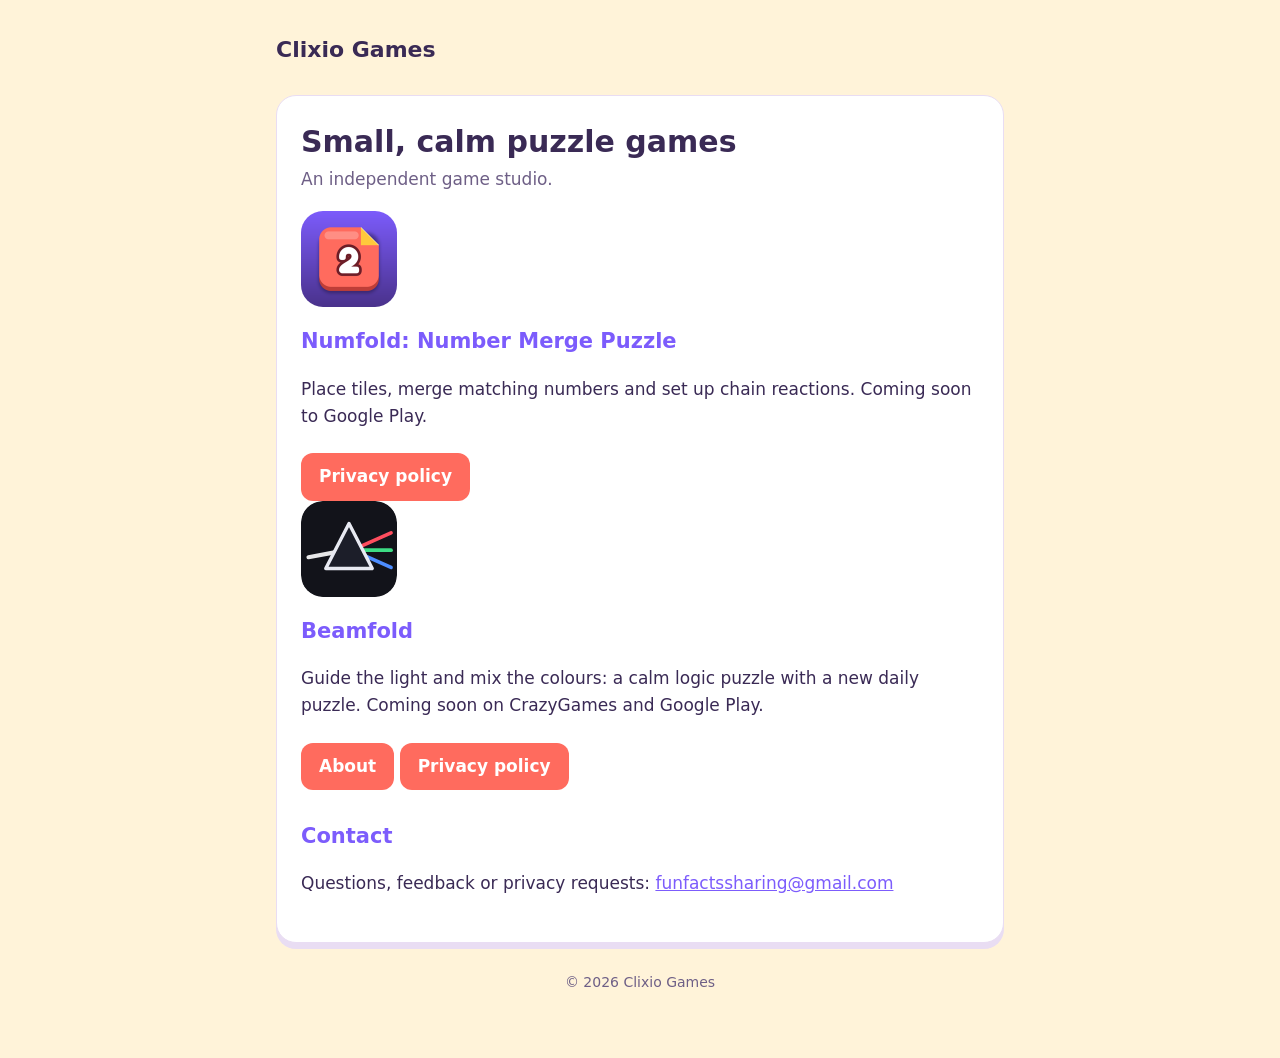
<file: index.html>
<!doctype html>
<html lang="en">
<head>
<meta charset="utf-8">
<meta name="viewport" content="width=device-width, initial-scale=1">
<title>Clixio Games</title>
<meta name="description" content="Clixio Games — makers of Numfold and Beamfold.">
<link rel="icon" href="numfold-icon.png">
<link rel="stylesheet" href="style.css">
</head>
<body>
<div class="wrap">
  <header><a href="./">Clixio Games</a></header>
  <main class="card">
    <h1>Small, calm puzzle games</h1>
    <p class="meta">An independent game studio.</p>
    <div class="app">
      <img src="numfold-icon.png" alt="Numfold app icon">
      <div>
        <h2 style="margin-top:0">Numfold: Number Merge Puzzle</h2>
        <p>Place tiles, merge matching numbers and set up chain reactions. Coming soon to Google Play.</p>
        <a class="btn" href="privacy-policy.html">Privacy policy</a>
      </div>
    </div>
    <div class="app">
      <img src="beamfold/icon.svg" alt="Beamfold icon">
      <div>
        <h2 style="margin-top:0">Beamfold</h2>
        <p>Guide the light and mix the colours: a calm logic puzzle with a new daily puzzle. Coming soon on CrazyGames and Google Play.</p>
        <a class="btn" href="beamfold/">About</a> <a class="btn" href="beamfold/privacy.html">Privacy policy</a>
      </div>
    </div>
    <h2>Contact</h2>
    <p>Questions, feedback or privacy requests: <a href="mailto:funfactssharing@gmail.com">funfactssharing@gmail.com</a></p>
  </main>
  <footer>&copy; 2026 Clixio Games</footer>
</div>
</body>
</html>
</file>
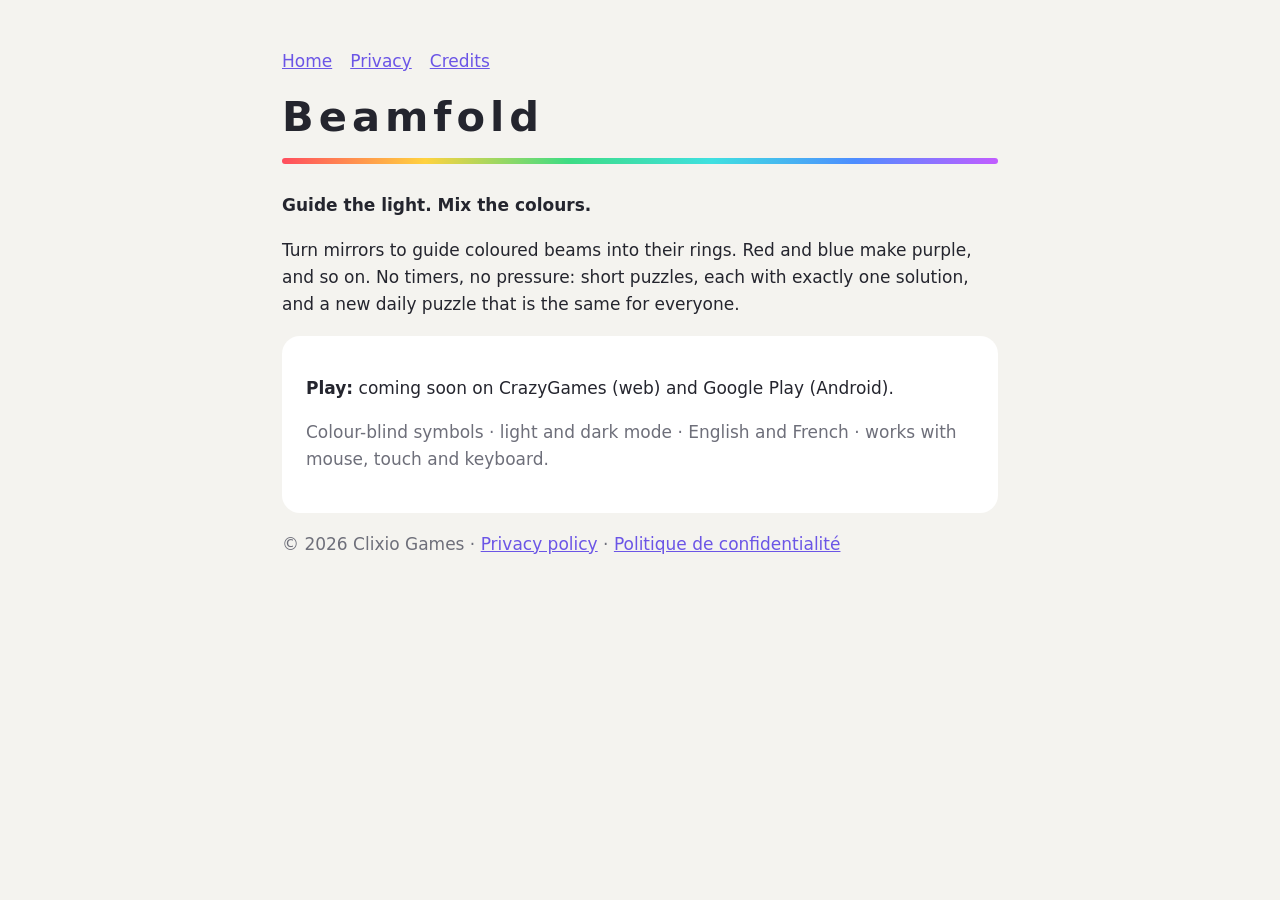
<file: beamfold/index.html>
<!doctype html>
<html lang="en"><head><meta charset="utf-8"><meta name="viewport" content="width=device-width,initial-scale=1">
<title>Beamfold: a relaxing light puzzle</title><meta name="description" content="Rotate mirrors, guide coloured light, mix colours. A calm logic puzzle with a new daily puzzle every day.">
<link rel="icon" href="icon.svg"><link rel="stylesheet" href="style.css"></head>
<body><main>
<nav><a href="./">Home</a><a href="privacy.html">Privacy</a><a href="credits.html">Credits</a></nav>
<h1>Beamfold</h1><div class="beam"></div>
<p><strong>Guide the light. Mix the colours.</strong></p>
<p>Turn mirrors to guide coloured beams into their rings. Red and blue make purple, and so on. No timers, no pressure: short puzzles, each with exactly one solution, and a new daily puzzle that is the same for everyone.</p>
<div class="card">
<p><strong>Play:</strong> coming soon on CrazyGames (web) and Google Play (Android).</p>
<p class="muted">Colour-blind symbols · light and dark mode · English and French · works with mouse, touch and keyboard.</p>
</div>
<p class="muted">© 2026 Clixio Games · <a href="privacy.html">Privacy policy</a> · <a href="privacy.html#fr">Politique de confidentialité</a></p>
</main></body></html>
</file>
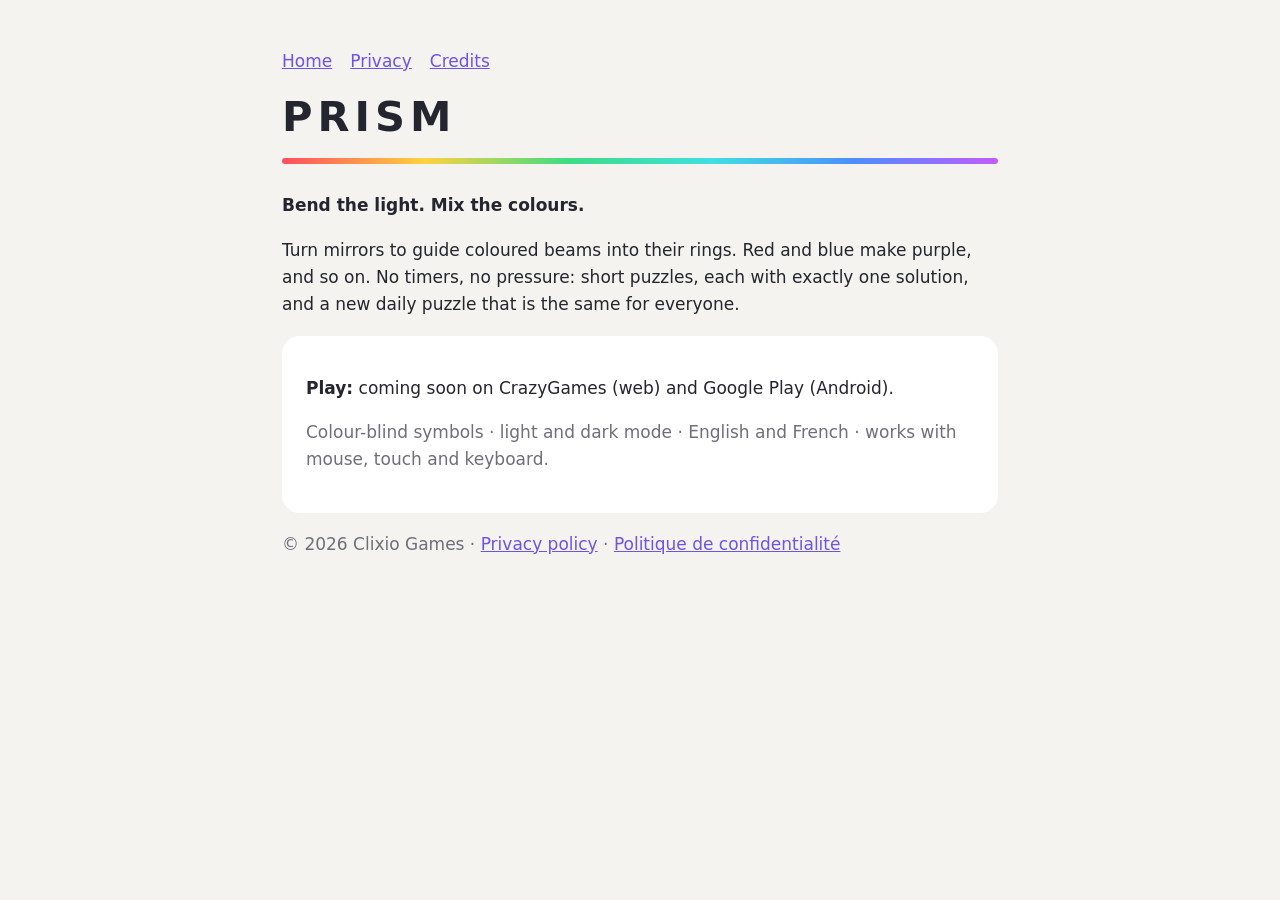
<file: prism/index.html>
<!doctype html>
<html lang="en"><head><meta charset="utf-8"><meta name="viewport" content="width=device-width,initial-scale=1">
<title>PRISM: a relaxing light puzzle</title><meta name="description" content="Rotate mirrors, guide coloured light, mix colours. A calm logic puzzle with a new daily puzzle every day.">
<link rel="icon" href="icon.svg"><link rel="stylesheet" href="style.css"></head>
<body><main>
<nav><a href="./">Home</a><a href="privacy.html">Privacy</a><a href="credits.html">Credits</a></nav>
<h1>PRISM</h1><div class="beam"></div>
<p><strong>Bend the light. Mix the colours.</strong></p>
<p>Turn mirrors to guide coloured beams into their rings. Red and blue make purple, and so on. No timers, no pressure: short puzzles, each with exactly one solution, and a new daily puzzle that is the same for everyone.</p>
<div class="card">
<p><strong>Play:</strong> coming soon on CrazyGames (web) and Google Play (Android).</p>
<p class="muted">Colour-blind symbols · light and dark mode · English and French · works with mouse, touch and keyboard.</p>
</div>
<p class="muted">© 2026 Clixio Games · <a href="privacy.html">Privacy policy</a> · <a href="privacy.html#fr">Politique de confidentialité</a></p>
</main></body></html>
</file>
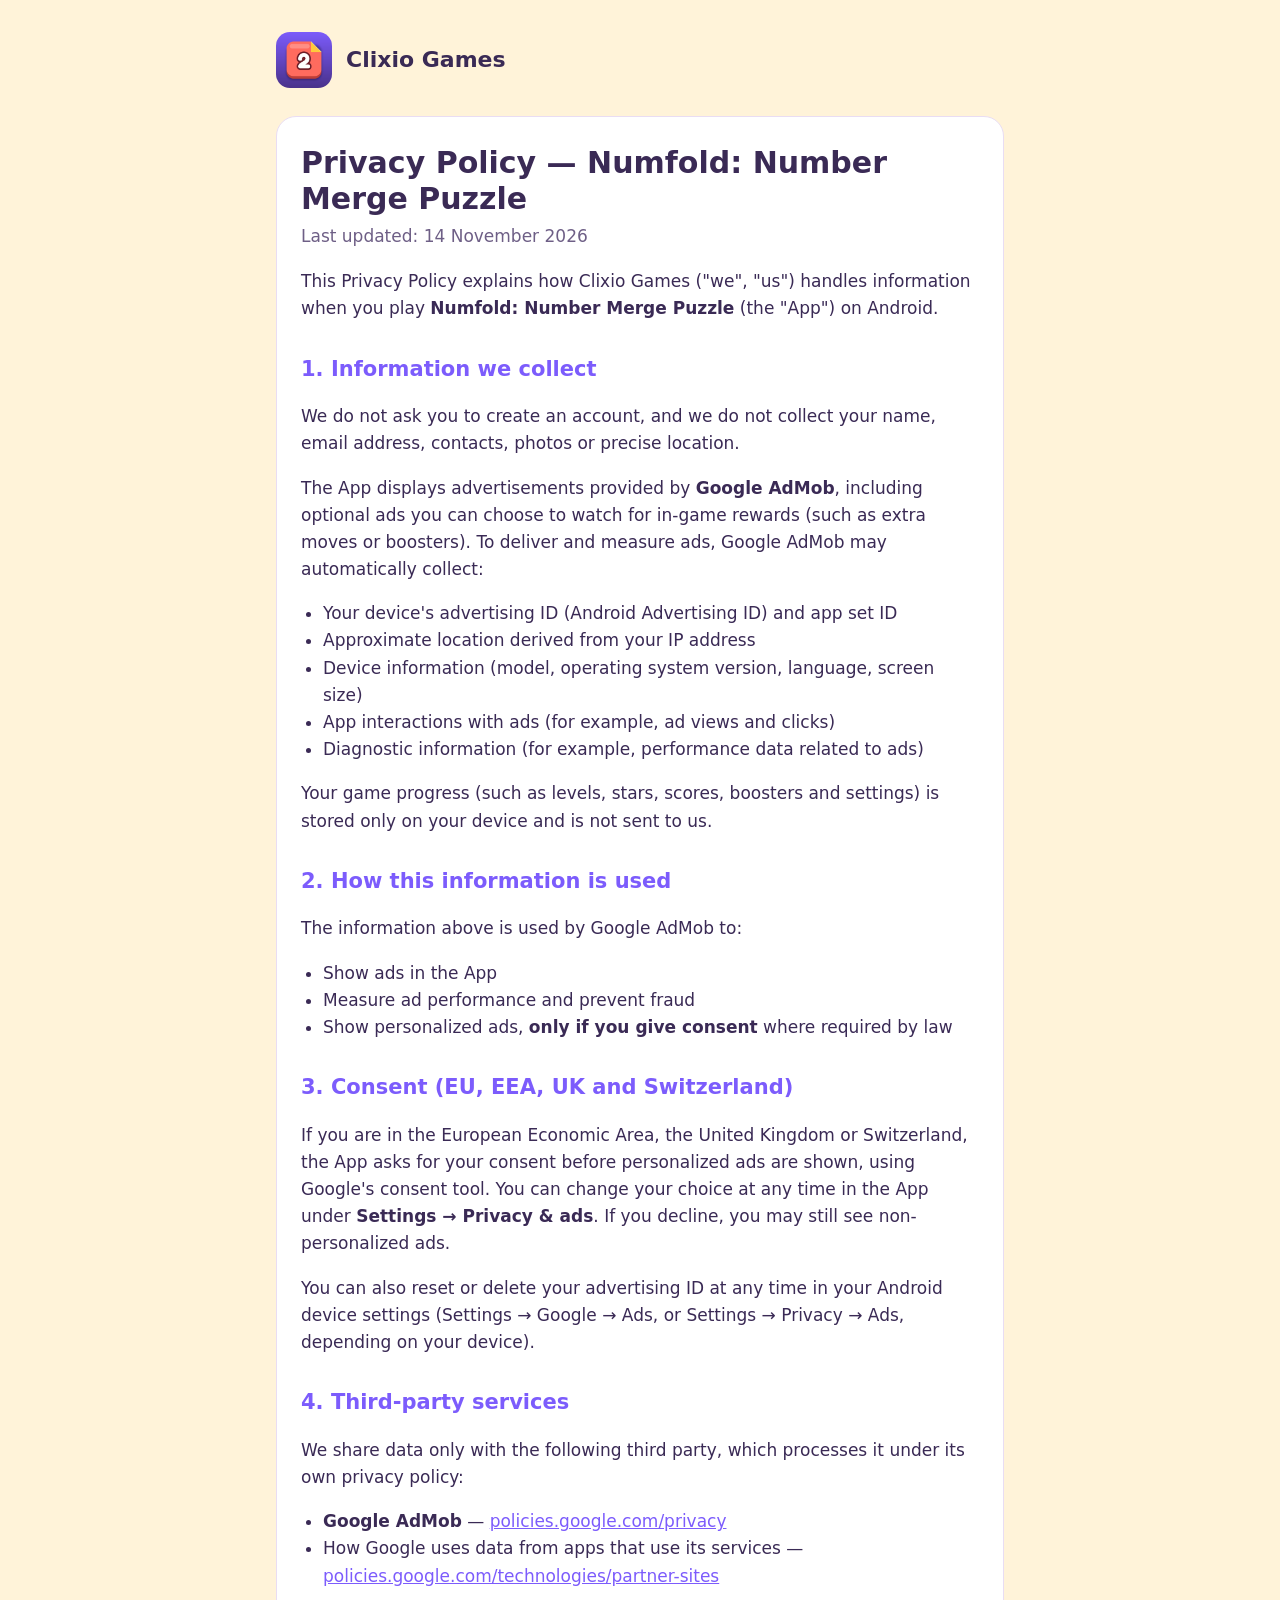
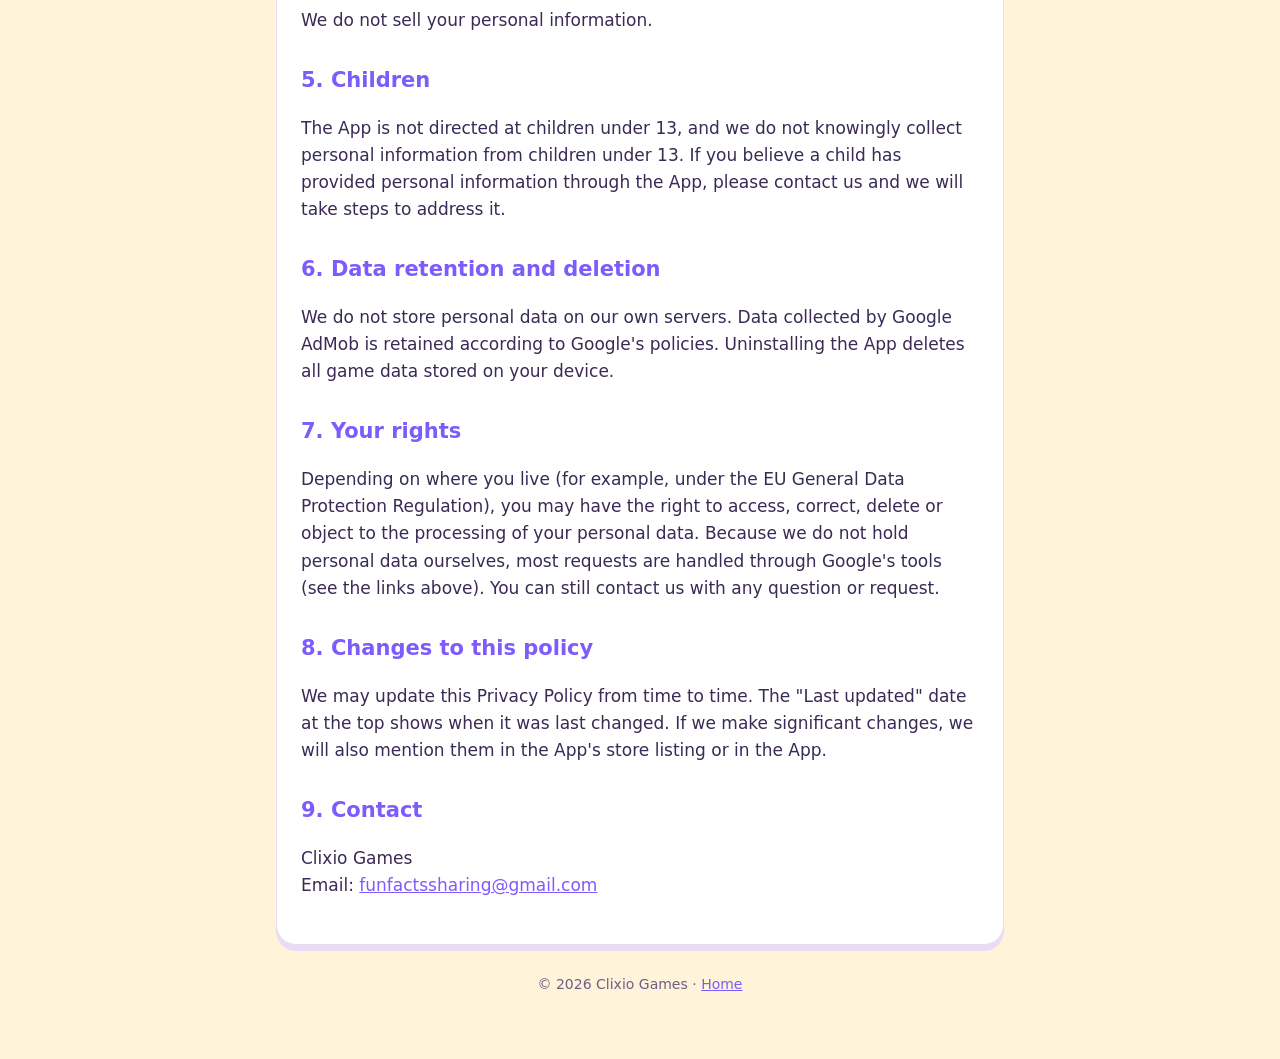
<file: privacy-policy.html>
<!doctype html>
<html lang="en">
<head>
<meta charset="utf-8">
<meta name="viewport" content="width=device-width, initial-scale=1">
<title>Numfold Privacy Policy</title>
<meta name="description" content="Privacy policy for Numfold: Number Merge Puzzle by Clixio Games.">
<link rel="icon" href="numfold-icon.png">
<link rel="stylesheet" href="style.css">
</head>
<body>
<div class="wrap">
  <header><img src="numfold-icon.png" alt=""><a href="./">Clixio Games</a></header>
  <main class="card">
    <h1>Privacy Policy — Numfold: Number Merge Puzzle</h1>
    <p class="meta">Last updated: 14 November 2026</p>
    <p>This Privacy Policy explains how Clixio Games ("we", "us") handles information when you play <strong>Numfold: Number Merge Puzzle</strong> (the "App") on Android.</p>

    <h2>1. Information we collect</h2>
    <p>We do not ask you to create an account, and we do not collect your name, email address, contacts, photos or precise location.</p>
    <p>The App displays advertisements provided by <strong>Google AdMob</strong>, including optional ads you can choose to watch for in-game rewards (such as extra moves or boosters). To deliver and measure ads, Google AdMob may automatically collect:</p>
    <ul>
      <li>Your device's advertising ID (Android Advertising ID) and app set ID</li>
      <li>Approximate location derived from your IP address</li>
      <li>Device information (model, operating system version, language, screen size)</li>
      <li>App interactions with ads (for example, ad views and clicks)</li>
      <li>Diagnostic information (for example, performance data related to ads)</li>
    </ul>
    <p>Your game progress (such as levels, stars, scores, boosters and settings) is stored only on your device and is not sent to us.</p>

    <h2>2. How this information is used</h2>
    <p>The information above is used by Google AdMob to:</p>
    <ul>
      <li>Show ads in the App</li>
      <li>Measure ad performance and prevent fraud</li>
      <li>Show personalized ads, <strong>only if you give consent</strong> where required by law</li>
    </ul>

    <h2>3. Consent (EU, EEA, UK and Switzerland)</h2>
    <p>If you are in the European Economic Area, the United Kingdom or Switzerland, the App asks for your consent before personalized ads are shown, using Google's consent tool. You can change your choice at any time in the App under <strong>Settings → Privacy &amp; ads</strong>. If you decline, you may still see non-personalized ads.</p>
    <p>You can also reset or delete your advertising ID at any time in your Android device settings (Settings → Google → Ads, or Settings → Privacy → Ads, depending on your device).</p>

    <h2>4. Third-party services</h2>
    <p>We share data only with the following third party, which processes it under its own privacy policy:</p>
    <ul>
      <li><strong>Google AdMob</strong> — <a href="https://policies.google.com/privacy">policies.google.com/privacy</a></li>
      <li>How Google uses data from apps that use its services — <a href="https://policies.google.com/technologies/partner-sites">policies.google.com/technologies/partner-sites</a></li>
    </ul>
    <p>We do not sell your personal information.</p>

    <h2>5. Children</h2>
    <p>The App is not directed at children under 13, and we do not knowingly collect personal information from children under 13. If you believe a child has provided personal information through the App, please contact us and we will take steps to address it.</p>

    <h2>6. Data retention and deletion</h2>
    <p>We do not store personal data on our own servers. Data collected by Google AdMob is retained according to Google's policies. Uninstalling the App deletes all game data stored on your device.</p>

    <h2>7. Your rights</h2>
    <p>Depending on where you live (for example, under the EU General Data Protection Regulation), you may have the right to access, correct, delete or object to the processing of your personal data. Because we do not hold personal data ourselves, most requests are handled through Google's tools (see the links above). You can still contact us with any question or request.</p>

    <h2>8. Changes to this policy</h2>
    <p>We may update this Privacy Policy from time to time. The "Last updated" date at the top shows when it was last changed. If we make significant changes, we will also mention them in the App's store listing or in the App.</p>

    <h2>9. Contact</h2>
    <p>Clixio Games<br>Email: <a href="mailto:funfactssharing@gmail.com">funfactssharing@gmail.com</a></p>
  </main>
  <footer>&copy; 2026 Clixio Games · <a href="./">Home</a></footer>
</div>
</body>
</html>
</file>
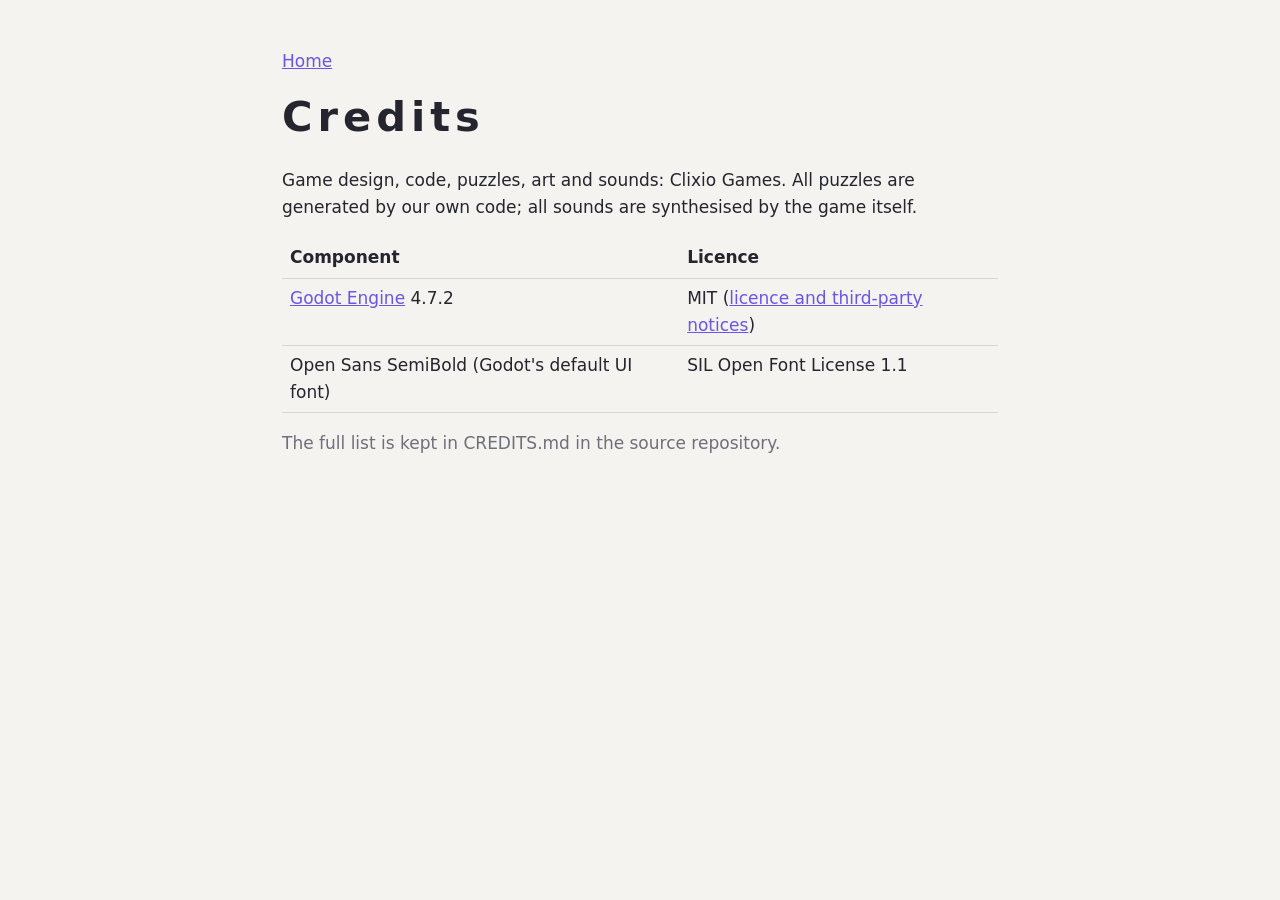
<file: beamfold/credits.html>
<!doctype html>
<html lang="en"><head><meta charset="utf-8"><meta name="viewport" content="width=device-width,initial-scale=1">
<title>Beamfold: credits</title><link rel="stylesheet" href="style.css"></head>
<body><main><nav><a href="./">Home</a></nav>
<h1>Credits</h1>
<p>Game design, code, puzzles, art and sounds: Clixio Games. All puzzles are generated by our own code; all sounds are synthesised by the game itself.</p>
<table>
<tr><th>Component</th><th>Licence</th></tr>
<tr><td><a href="https://godotengine.org">Godot Engine</a> 4.7.2</td><td>MIT (<a href="https://godotengine.org/license">licence and third-party notices</a>)</td></tr>
<tr><td>Open Sans SemiBold (Godot's default UI font)</td><td>SIL Open Font License 1.1</td></tr>
</table>
<p class="muted">The full list is kept in CREDITS.md in the source repository.</p>
</main></body></html>
</file>
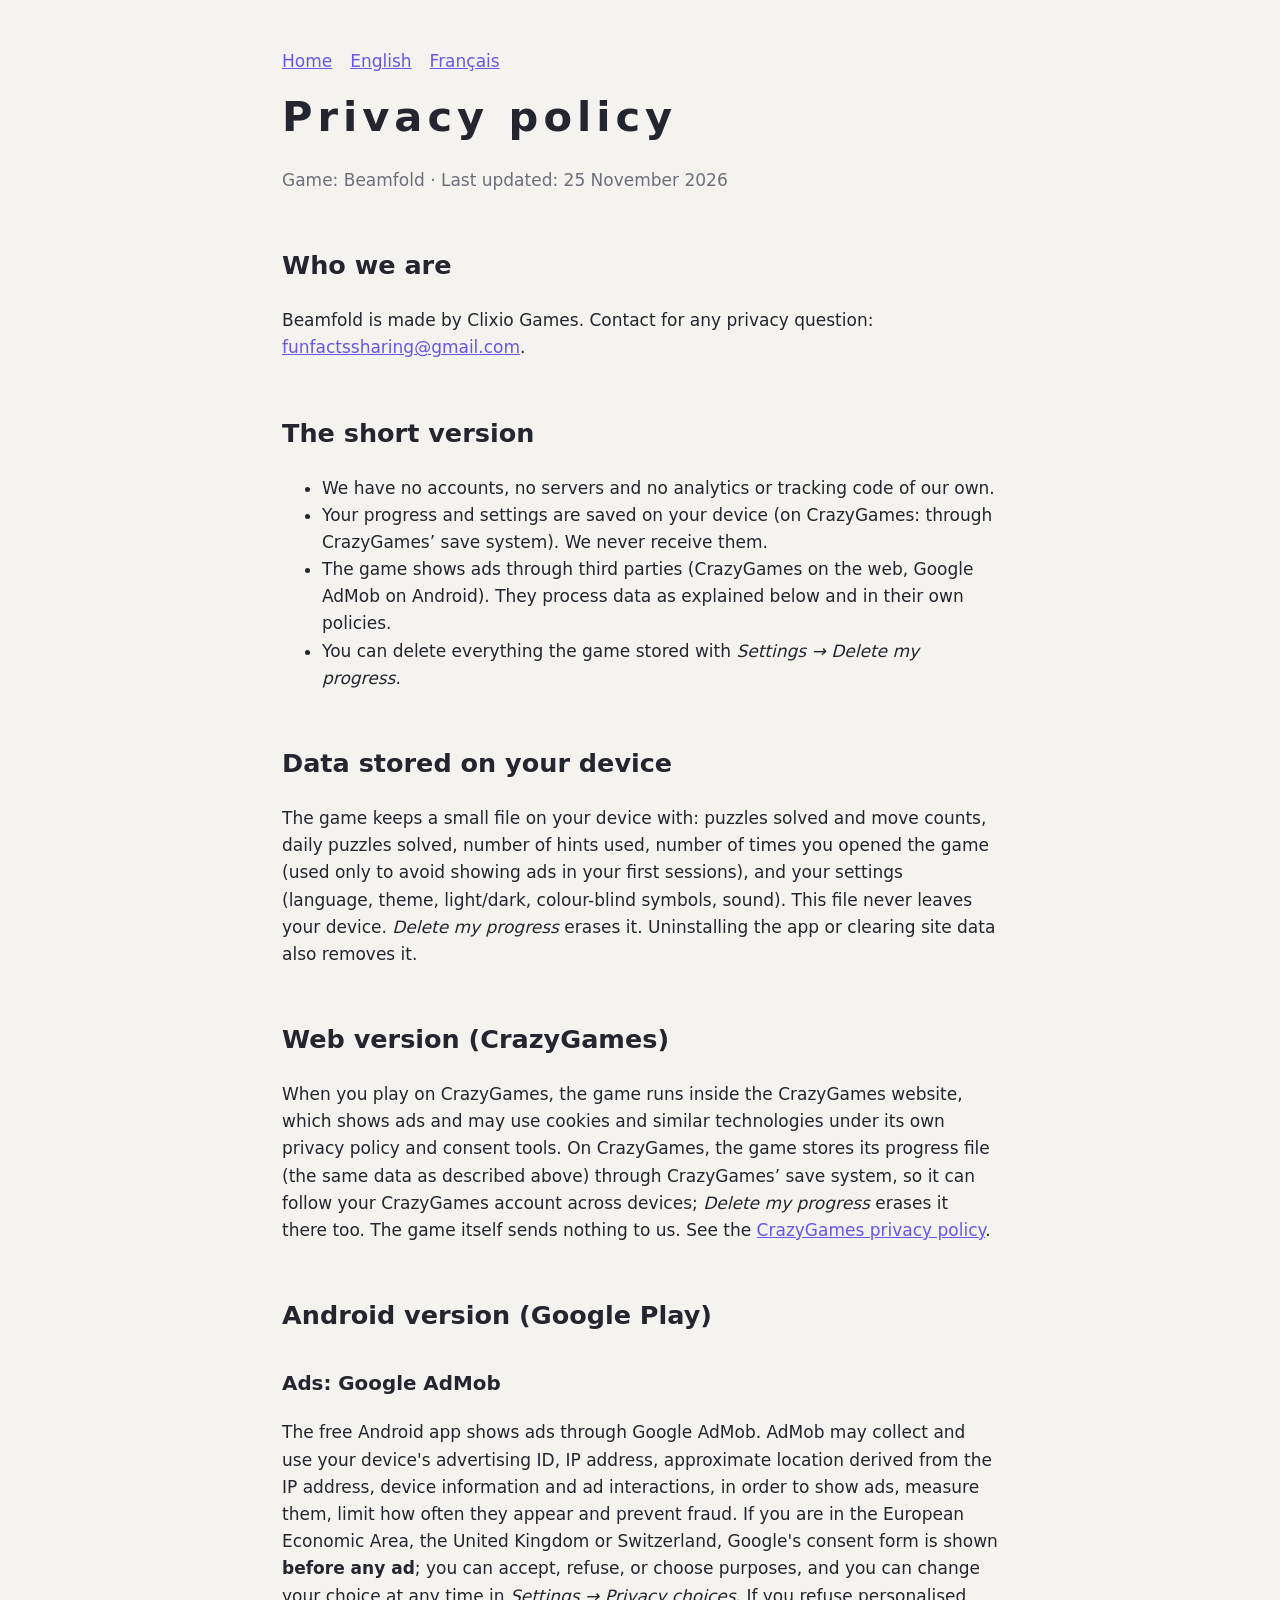
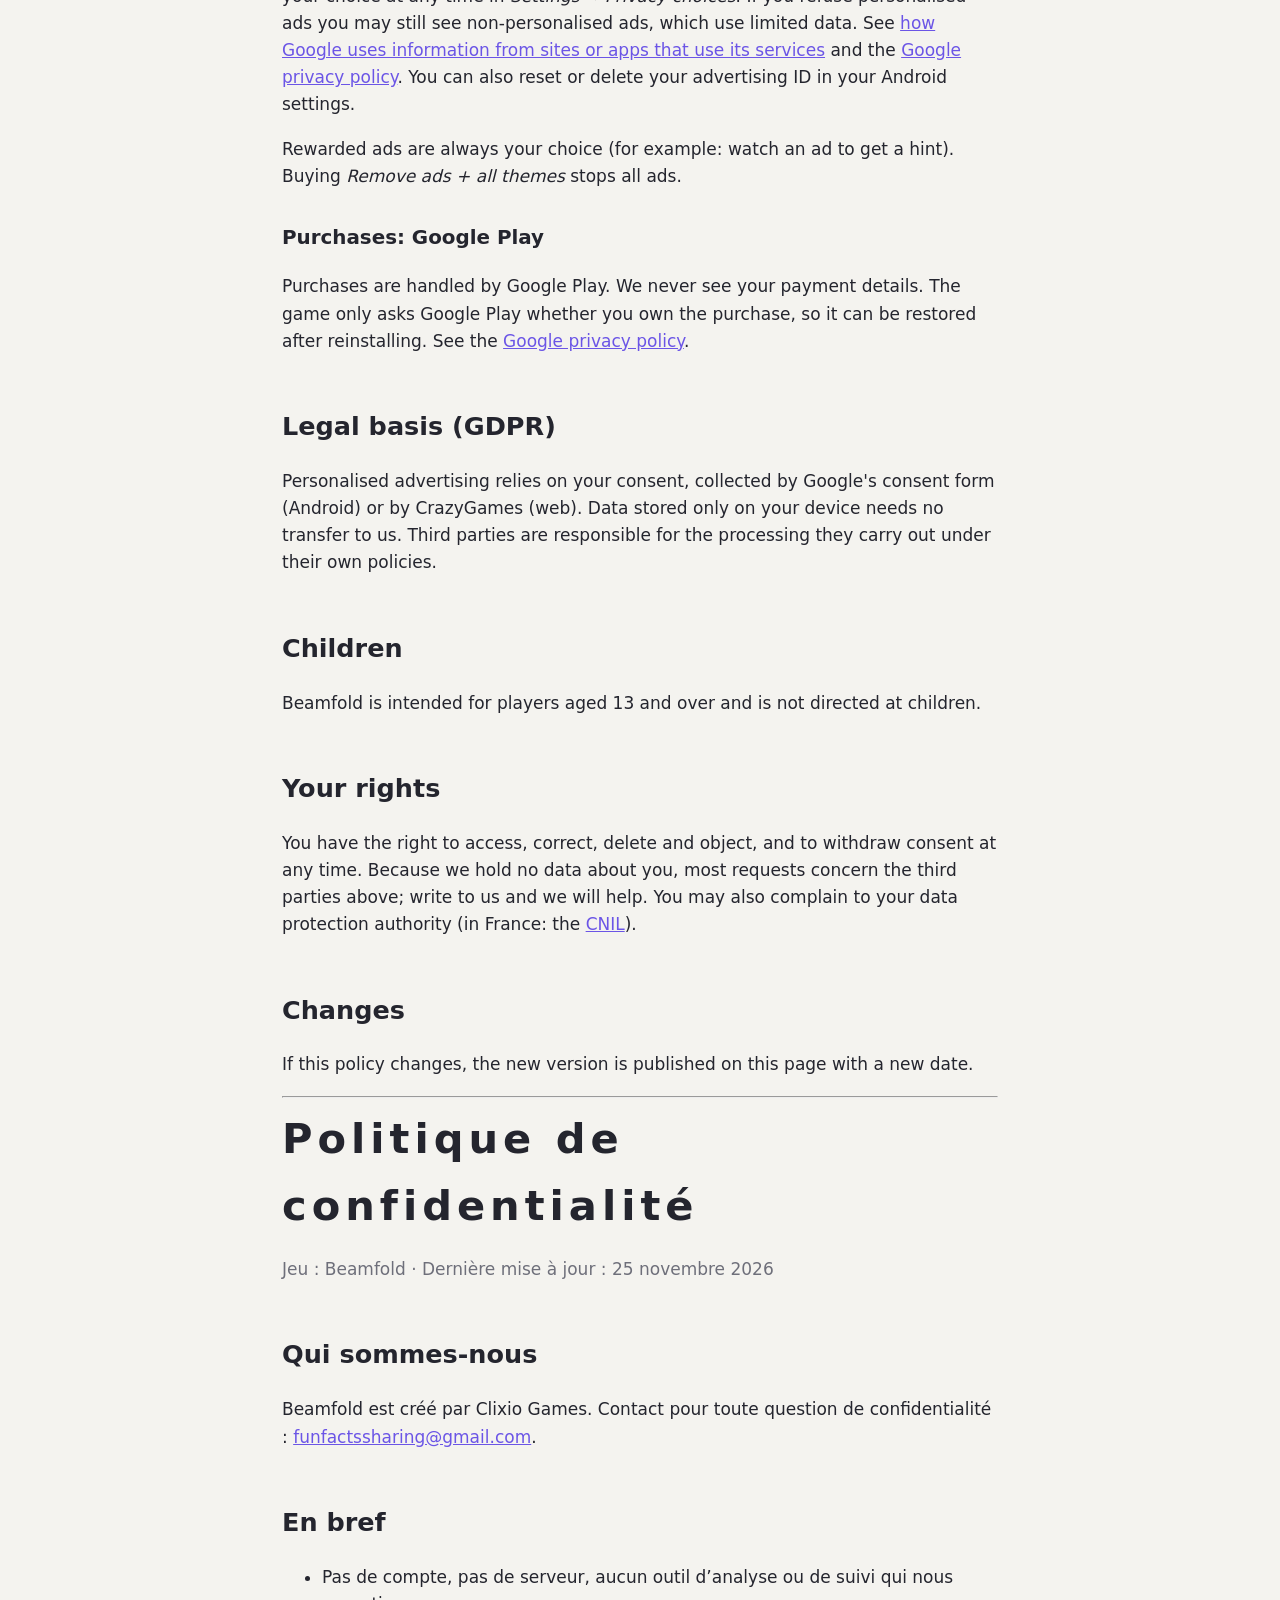
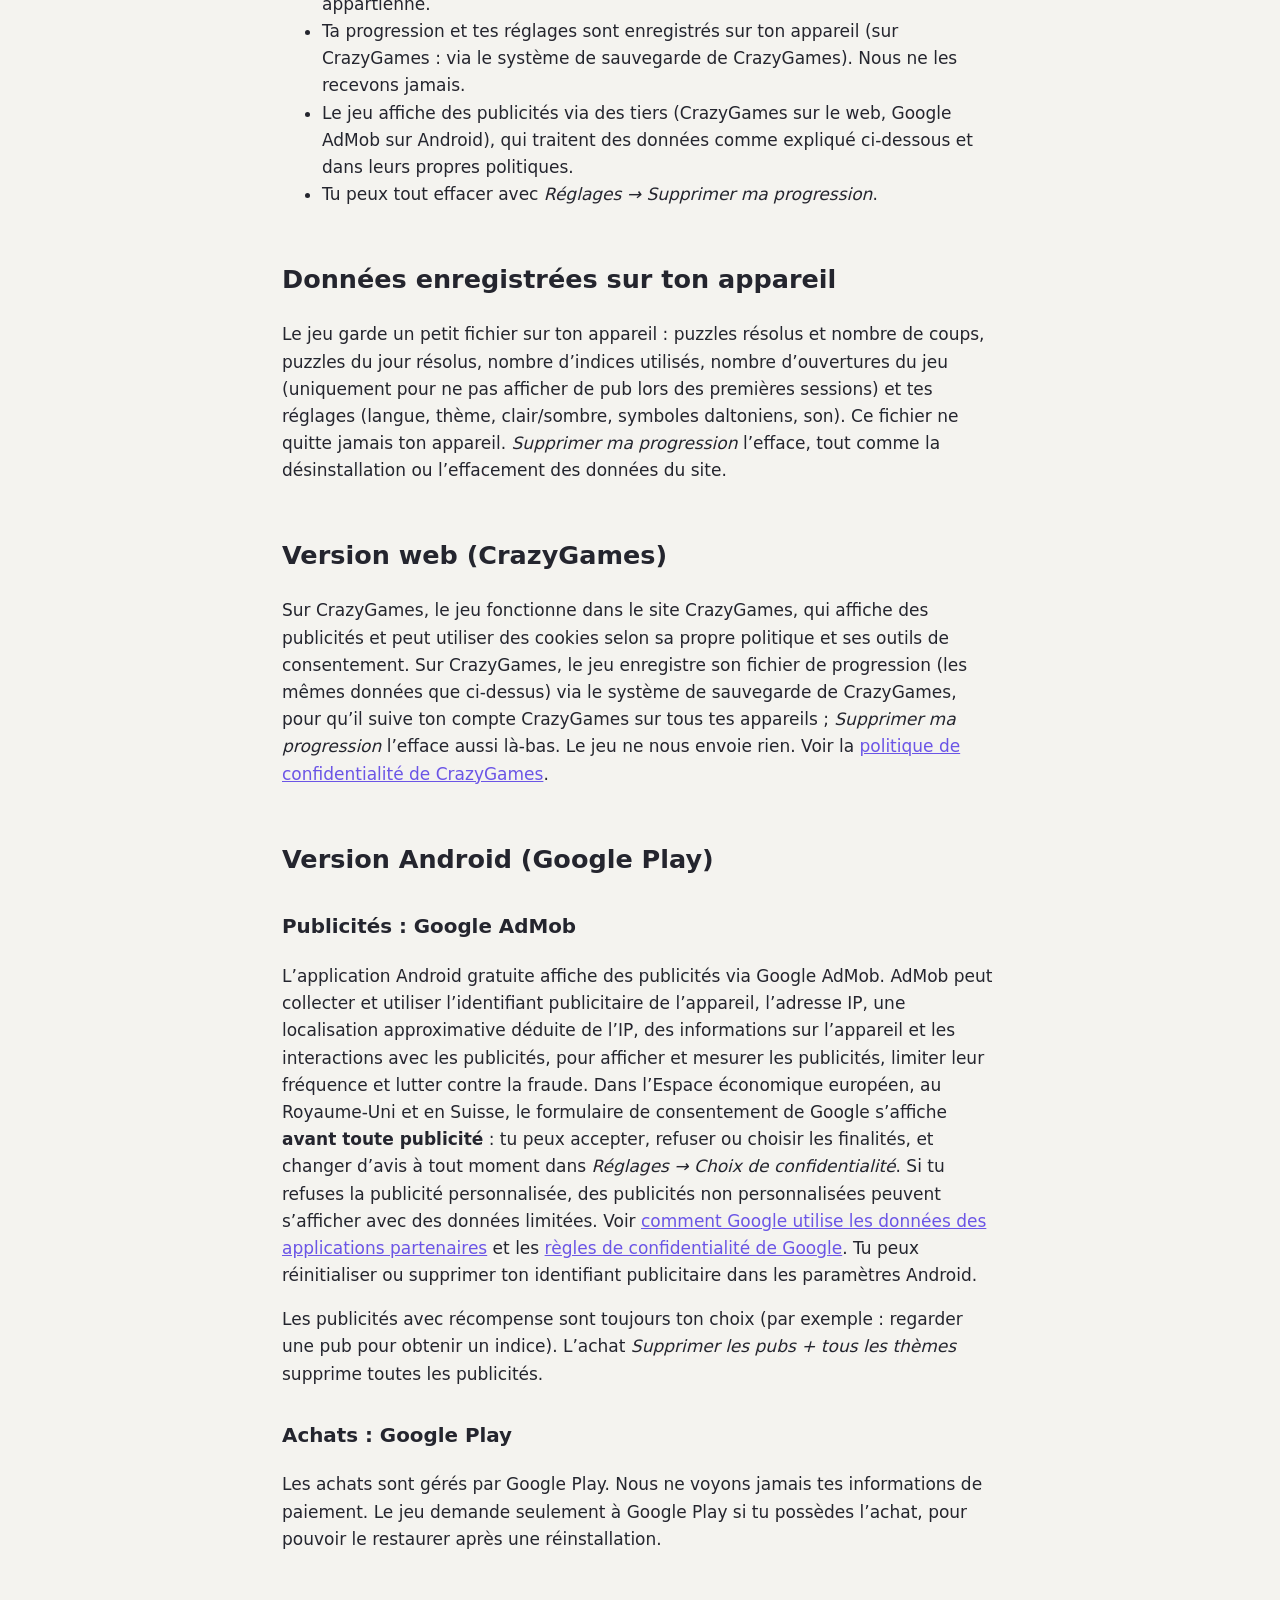
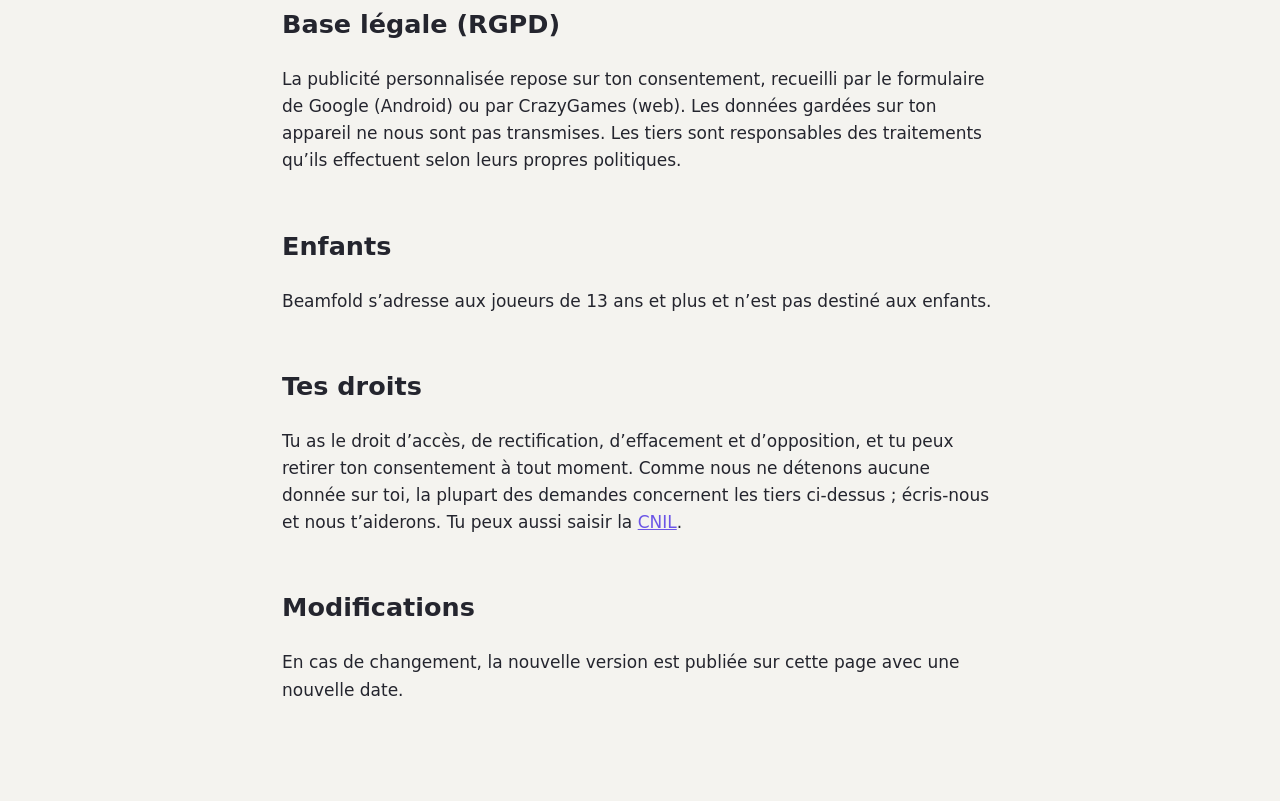
<file: beamfold/privacy.html>
<!doctype html>
<html lang="en"><head><meta charset="utf-8"><meta name="viewport" content="width=device-width,initial-scale=1">
<title>Beamfold: privacy policy</title><link rel="stylesheet" href="style.css"></head>
<body><main>
<nav><a href="./">Home</a><a href="#en">English</a><a href="#fr">Français</a></nav>

<h1 id="en">Privacy policy</h1>
<p class="muted">Game: Beamfold · Last updated: 25 November 2026</p>

<h2>Who we are</h2>
<p>Beamfold is made by Clixio Games. Contact for any privacy question: <a href="mailto:funfactssharing@gmail.com">funfactssharing@gmail.com</a>.</p>

<h2>The short version</h2>
<ul>
<li>We have no accounts, no servers and no analytics or tracking code of our own.</li>
<li>Your progress and settings are saved on your device (on CrazyGames: through CrazyGames’ save system). We never receive them.</li>
<li>The game shows ads through third parties (CrazyGames on the web, Google AdMob on Android). They process data as explained below and in their own policies.</li>
<li>You can delete everything the game stored with <em>Settings → Delete my progress</em>.</li>
</ul>

<h2>Data stored on your device</h2>
<p>The game keeps a small file on your device with: puzzles solved and move counts, daily puzzles solved, number of hints used, number of times you opened the game (used only to avoid showing ads in your first sessions), and your settings (language, theme, light/dark, colour-blind symbols, sound). This file never leaves your device. <em>Delete my progress</em> erases it. Uninstalling the app or clearing site data also removes it.</p>

<h2>Web version (CrazyGames)</h2>
<p>When you play on CrazyGames, the game runs inside the CrazyGames website, which shows ads and may use cookies and similar technologies under its own privacy policy and consent tools. On CrazyGames, the game stores its progress file (the same data as described above) through CrazyGames’ save system, so it can follow your CrazyGames account across devices; <em>Delete my progress</em> erases it there too. The game itself sends nothing to us. See the <a href="https://www.crazygames.com/privacy-policy">CrazyGames privacy policy</a>.</p>

<h2>Android version (Google Play)</h2>
<h3>Ads: Google AdMob</h3>
<p>The free Android app shows ads through Google AdMob. AdMob may collect and use your device's advertising ID, IP address, approximate location derived from the IP address, device information and ad interactions, in order to show ads, measure them, limit how often they appear and prevent fraud. If you are in the European Economic Area, the United Kingdom or Switzerland, Google's consent form is shown <strong>before any ad</strong>; you can accept, refuse, or choose purposes, and you can change your choice at any time in <em>Settings → Privacy choices</em>. If you refuse personalised ads you may still see non-personalised ads, which use limited data. See <a href="https://policies.google.com/technologies/partner-sites">how Google uses information from sites or apps that use its services</a> and the <a href="https://policies.google.com/privacy">Google privacy policy</a>. You can also reset or delete your advertising ID in your Android settings.</p>
<p>Rewarded ads are always your choice (for example: watch an ad to get a hint). Buying <em>Remove ads + all themes</em> stops all ads.</p>
<h3>Purchases: Google Play</h3>
<p>Purchases are handled by Google Play. We never see your payment details. The game only asks Google Play whether you own the purchase, so it can be restored after reinstalling. See the <a href="https://policies.google.com/privacy">Google privacy policy</a>.</p>

<h2>Legal basis (GDPR)</h2>
<p>Personalised advertising relies on your consent, collected by Google's consent form (Android) or by CrazyGames (web). Data stored only on your device needs no transfer to us. Third parties are responsible for the processing they carry out under their own policies.</p>

<h2>Children</h2>
<p>Beamfold is intended for players aged 13 and over and is not directed at children.</p>

<h2>Your rights</h2>
<p>You have the right to access, correct, delete and object, and to withdraw consent at any time. Because we hold no data about you, most requests concern the third parties above; write to us and we will help. You may also complain to your data protection authority (in France: the <a href="https://www.cnil.fr/">CNIL</a>).</p>

<h2>Changes</h2>
<p>If this policy changes, the new version is published on this page with a new date.</p>

<hr>

<h1 id="fr">Politique de confidentialité</h1>
<p class="muted">Jeu : Beamfold · Dernière mise à jour : 25 novembre 2026</p>

<h2>Qui sommes-nous</h2>
<p>Beamfold est créé par Clixio Games. Contact pour toute question de confidentialité : <a href="mailto:funfactssharing@gmail.com">funfactssharing@gmail.com</a>.</p>

<h2>En bref</h2>
<ul>
<li>Pas de compte, pas de serveur, aucun outil d’analyse ou de suivi qui nous appartienne.</li>
<li>Ta progression et tes réglages sont enregistrés sur ton appareil (sur CrazyGames : via le système de sauvegarde de CrazyGames). Nous ne les recevons jamais.</li>
<li>Le jeu affiche des publicités via des tiers (CrazyGames sur le web, Google AdMob sur Android), qui traitent des données comme expliqué ci-dessous et dans leurs propres politiques.</li>
<li>Tu peux tout effacer avec <em>Réglages → Supprimer ma progression</em>.</li>
</ul>

<h2>Données enregistrées sur ton appareil</h2>
<p>Le jeu garde un petit fichier sur ton appareil : puzzles résolus et nombre de coups, puzzles du jour résolus, nombre d’indices utilisés, nombre d’ouvertures du jeu (uniquement pour ne pas afficher de pub lors des premières sessions) et tes réglages (langue, thème, clair/sombre, symboles daltoniens, son). Ce fichier ne quitte jamais ton appareil. <em>Supprimer ma progression</em> l’efface, tout comme la désinstallation ou l’effacement des données du site.</p>

<h2>Version web (CrazyGames)</h2>
<p>Sur CrazyGames, le jeu fonctionne dans le site CrazyGames, qui affiche des publicités et peut utiliser des cookies selon sa propre politique et ses outils de consentement. Sur CrazyGames, le jeu enregistre son fichier de progression (les mêmes données que ci-dessus) via le système de sauvegarde de CrazyGames, pour qu’il suive ton compte CrazyGames sur tous tes appareils ; <em>Supprimer ma progression</em> l’efface aussi là-bas. Le jeu ne nous envoie rien. Voir la <a href="https://www.crazygames.com/privacy-policy">politique de confidentialité de CrazyGames</a>.</p>

<h2>Version Android (Google Play)</h2>
<h3>Publicités : Google AdMob</h3>
<p>L’application Android gratuite affiche des publicités via Google AdMob. AdMob peut collecter et utiliser l’identifiant publicitaire de l’appareil, l’adresse IP, une localisation approximative déduite de l’IP, des informations sur l’appareil et les interactions avec les publicités, pour afficher et mesurer les publicités, limiter leur fréquence et lutter contre la fraude. Dans l’Espace économique européen, au Royaume-Uni et en Suisse, le formulaire de consentement de Google s’affiche <strong>avant toute publicité</strong> : tu peux accepter, refuser ou choisir les finalités, et changer d’avis à tout moment dans <em>Réglages → Choix de confidentialité</em>. Si tu refuses la publicité personnalisée, des publicités non personnalisées peuvent s’afficher avec des données limitées. Voir <a href="https://policies.google.com/technologies/partner-sites?hl=fr">comment Google utilise les données des applications partenaires</a> et les <a href="https://policies.google.com/privacy?hl=fr">règles de confidentialité de Google</a>. Tu peux réinitialiser ou supprimer ton identifiant publicitaire dans les paramètres Android.</p>
<p>Les publicités avec récompense sont toujours ton choix (par exemple : regarder une pub pour obtenir un indice). L’achat <em>Supprimer les pubs + tous les thèmes</em> supprime toutes les publicités.</p>
<h3>Achats : Google Play</h3>
<p>Les achats sont gérés par Google Play. Nous ne voyons jamais tes informations de paiement. Le jeu demande seulement à Google Play si tu possèdes l’achat, pour pouvoir le restaurer après une réinstallation.</p>

<h2>Base légale (RGPD)</h2>
<p>La publicité personnalisée repose sur ton consentement, recueilli par le formulaire de Google (Android) ou par CrazyGames (web). Les données gardées sur ton appareil ne nous sont pas transmises. Les tiers sont responsables des traitements qu’ils effectuent selon leurs propres politiques.</p>

<h2>Enfants</h2>
<p>Beamfold s’adresse aux joueurs de 13 ans et plus et n’est pas destiné aux enfants.</p>

<h2>Tes droits</h2>
<p>Tu as le droit d’accès, de rectification, d’effacement et d’opposition, et tu peux retirer ton consentement à tout moment. Comme nous ne détenons aucune donnée sur toi, la plupart des demandes concernent les tiers ci-dessus ; écris-nous et nous t’aiderons. Tu peux aussi saisir la <a href="https://www.cnil.fr/">CNIL</a>.</p>

<h2>Modifications</h2>
<p>En cas de changement, la nouvelle version est publiée sur cette page avec une nouvelle date.</p>
</main></body></html>
</file>
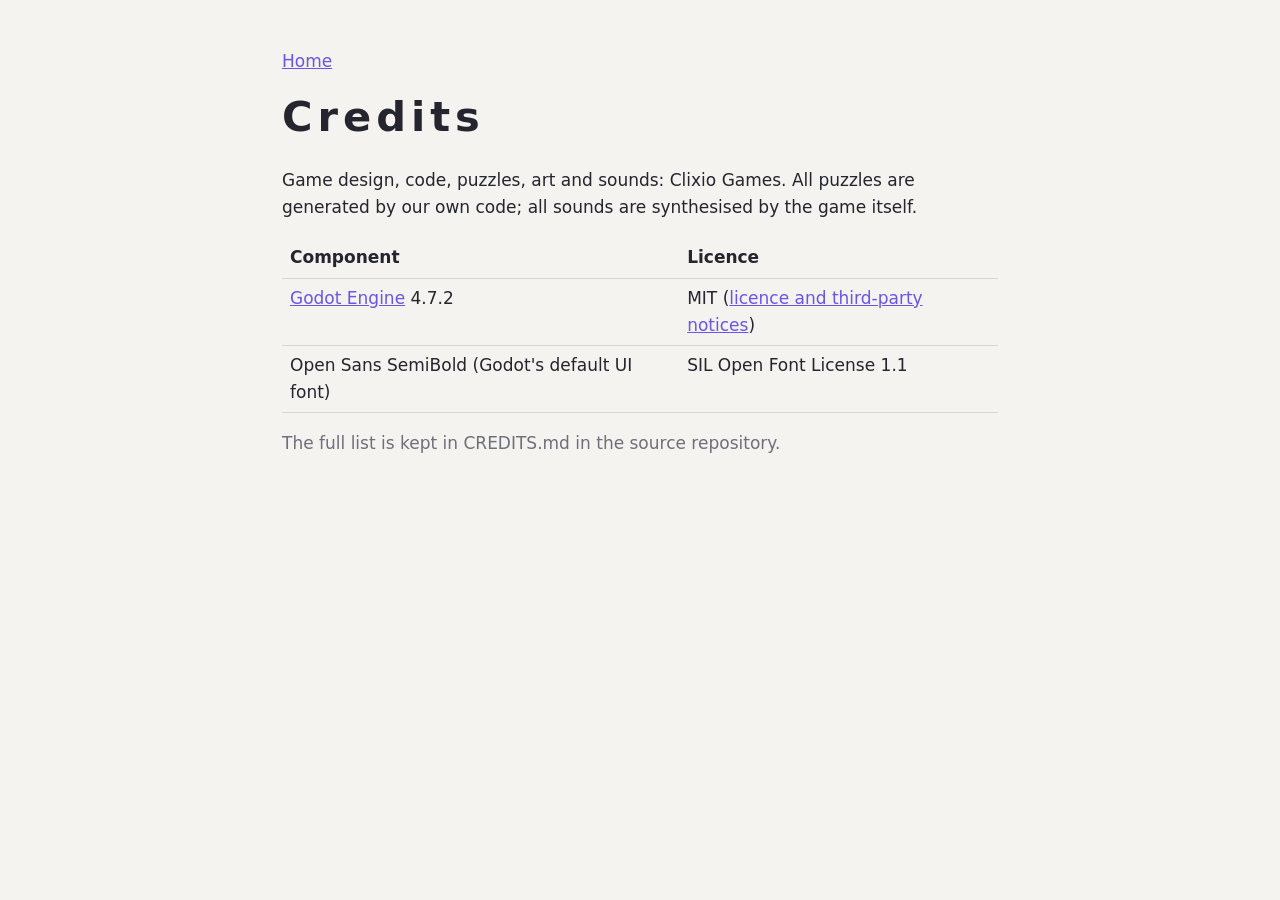
<file: prism/credits.html>
<!doctype html>
<html lang="en"><head><meta charset="utf-8"><meta name="viewport" content="width=device-width,initial-scale=1">
<title>PRISM: credits</title><link rel="stylesheet" href="style.css"></head>
<body><main><nav><a href="./">Home</a></nav>
<h1>Credits</h1>
<p>Game design, code, puzzles, art and sounds: Clixio Games. All puzzles are generated by our own code; all sounds are synthesised by the game itself.</p>
<table>
<tr><th>Component</th><th>Licence</th></tr>
<tr><td><a href="https://godotengine.org">Godot Engine</a> 4.7.2</td><td>MIT (<a href="https://godotengine.org/license">licence and third-party notices</a>)</td></tr>
<tr><td>Open Sans SemiBold (Godot's default UI font)</td><td>SIL Open Font License 1.1</td></tr>
</table>
<p class="muted">The full list is kept in CREDITS.md in the source repository.</p>
</main></body></html>
</file>
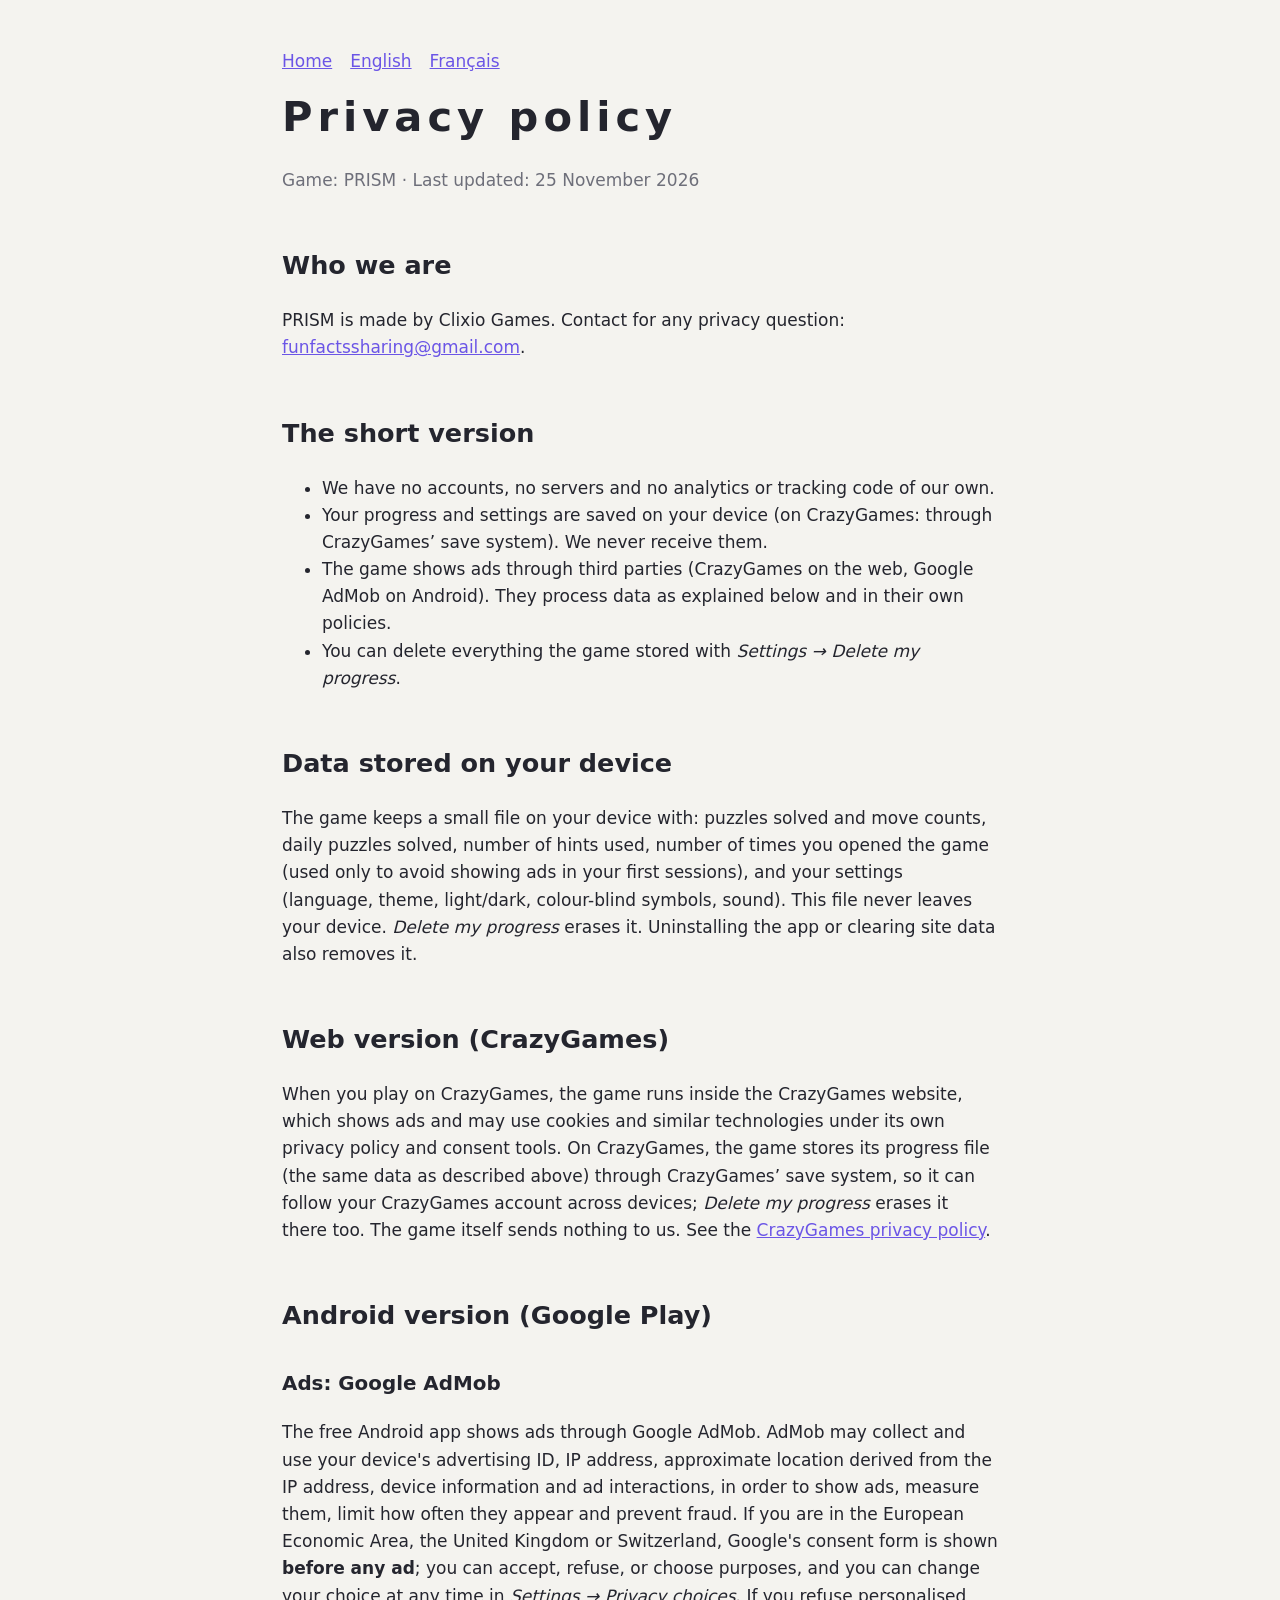
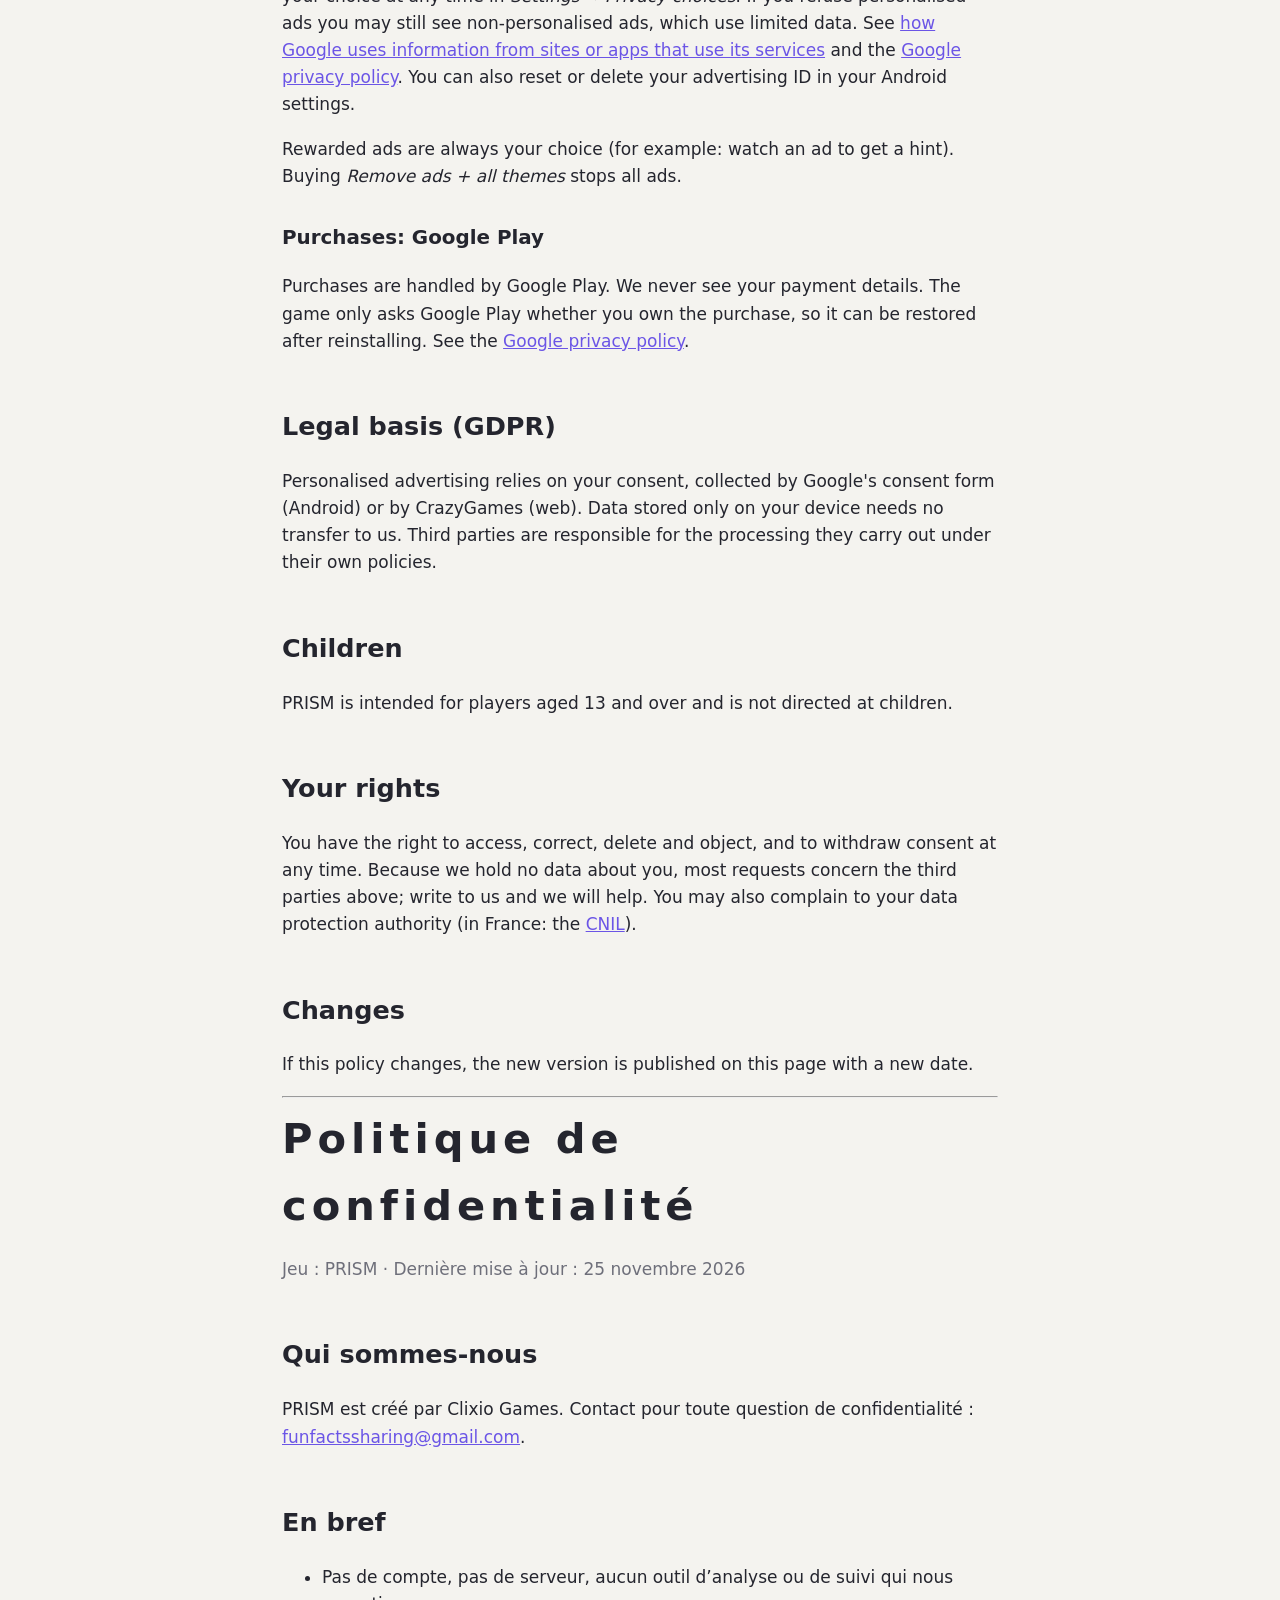
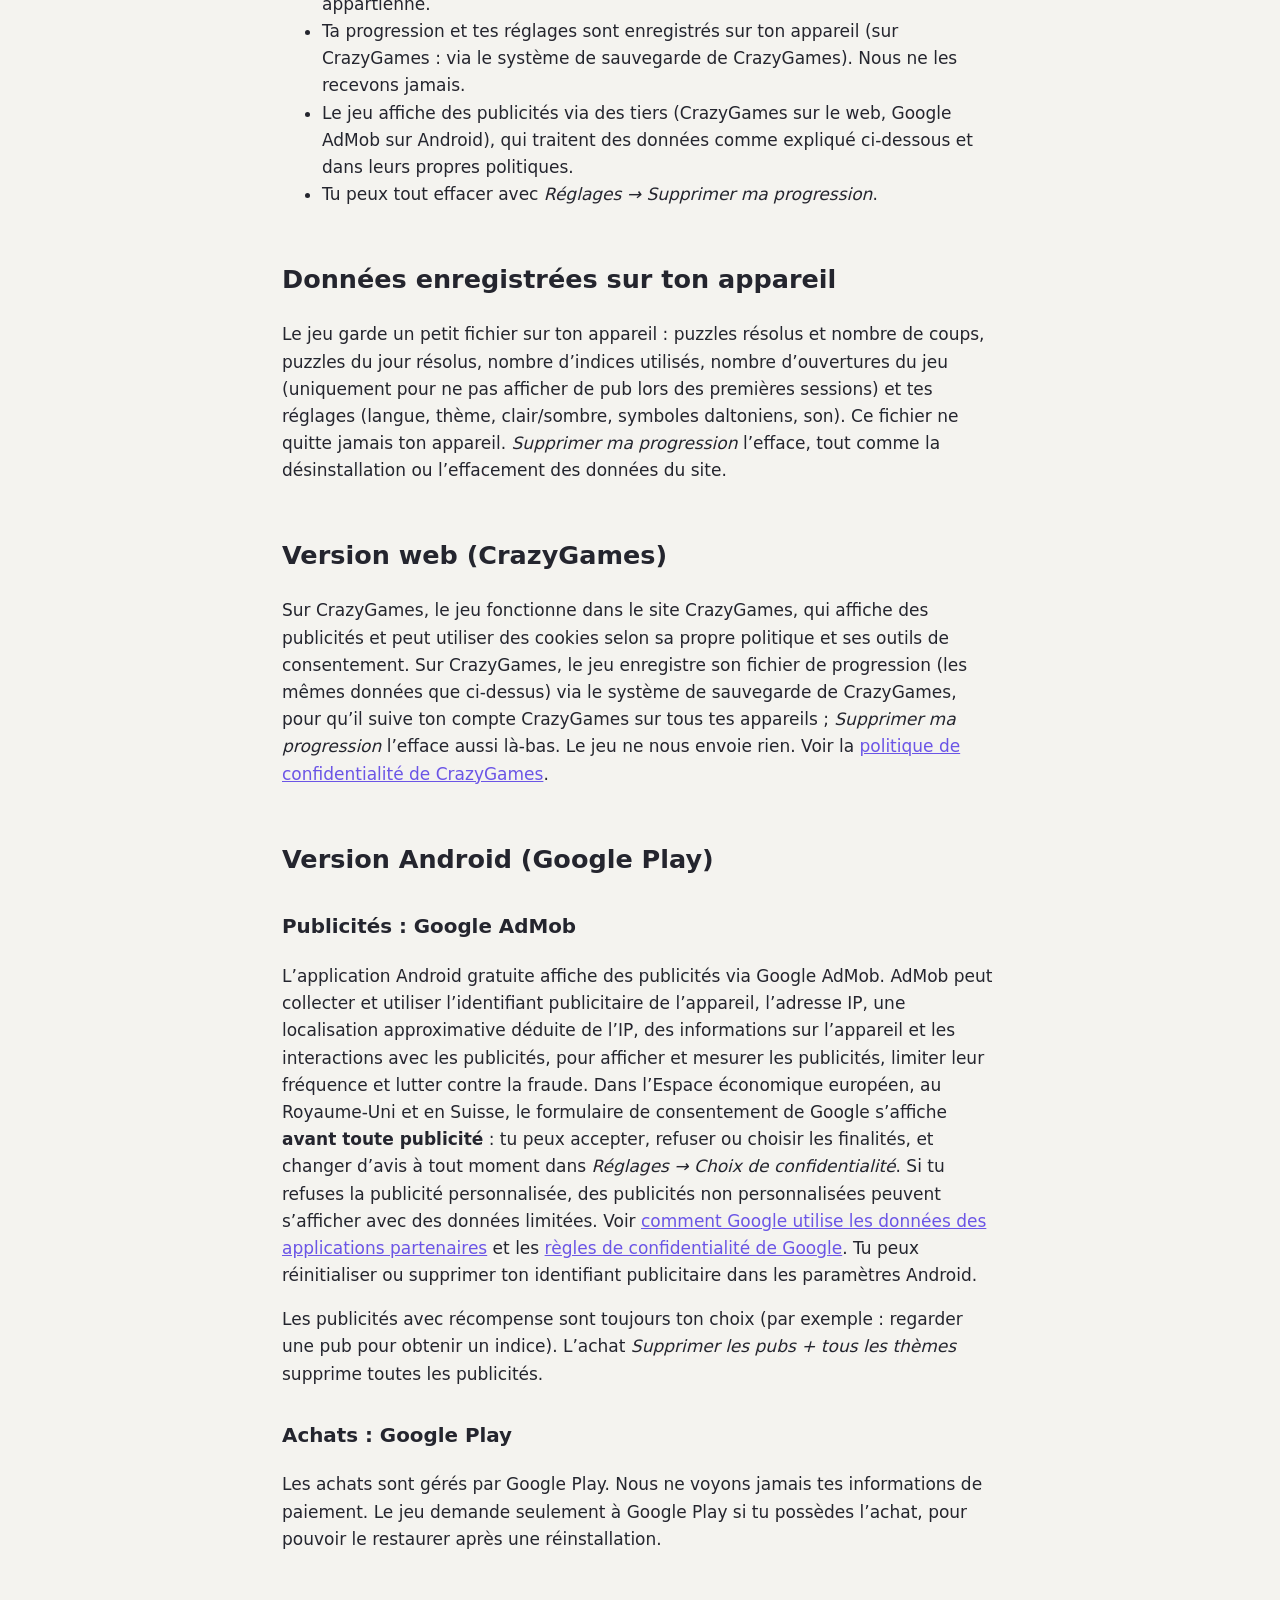
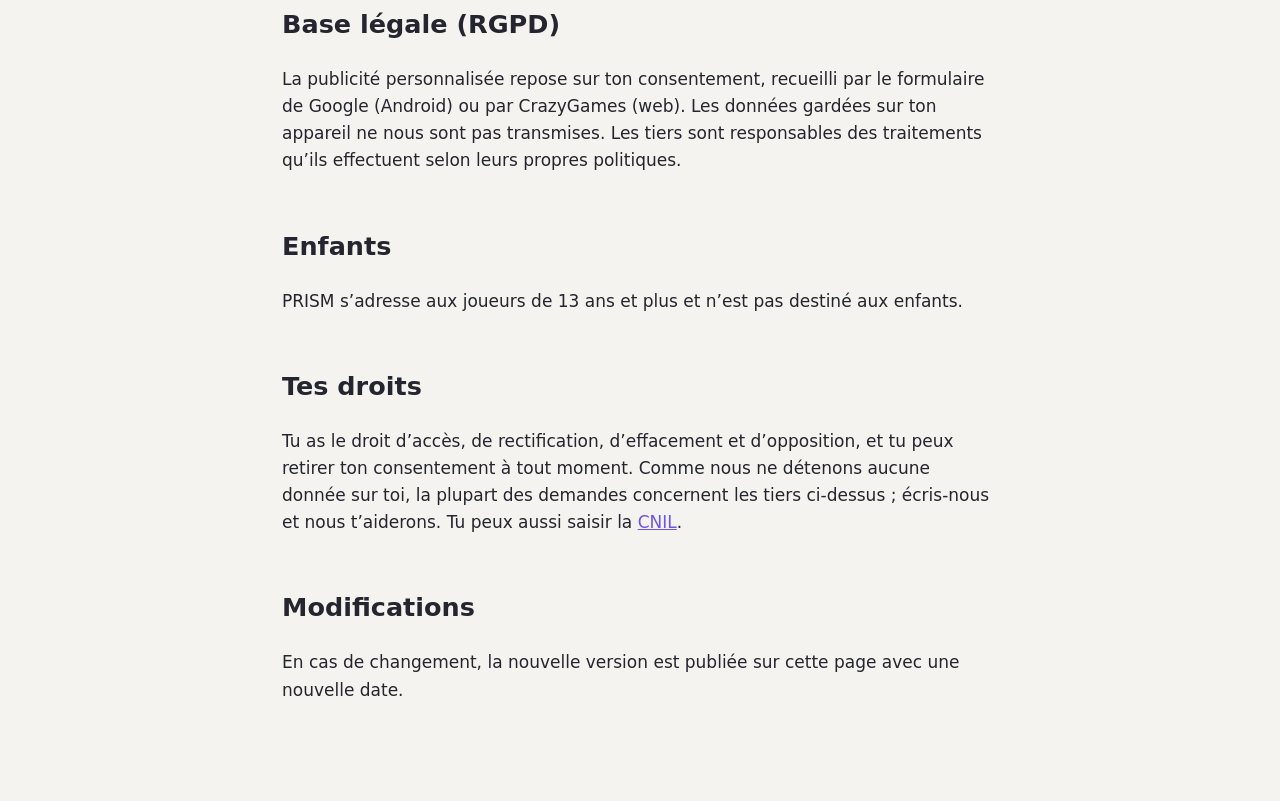
<file: prism/privacy.html>
<!doctype html>
<html lang="en"><head><meta charset="utf-8"><meta name="viewport" content="width=device-width,initial-scale=1">
<title>PRISM: privacy policy</title><link rel="stylesheet" href="style.css"></head>
<body><main>
<nav><a href="./">Home</a><a href="#en">English</a><a href="#fr">Français</a></nav>

<h1 id="en">Privacy policy</h1>
<p class="muted">Game: PRISM · Last updated: 25 November 2026</p>

<h2>Who we are</h2>
<p>PRISM is made by Clixio Games. Contact for any privacy question: <a href="mailto:funfactssharing@gmail.com">funfactssharing@gmail.com</a>.</p>

<h2>The short version</h2>
<ul>
<li>We have no accounts, no servers and no analytics or tracking code of our own.</li>
<li>Your progress and settings are saved on your device (on CrazyGames: through CrazyGames’ save system). We never receive them.</li>
<li>The game shows ads through third parties (CrazyGames on the web, Google AdMob on Android). They process data as explained below and in their own policies.</li>
<li>You can delete everything the game stored with <em>Settings → Delete my progress</em>.</li>
</ul>

<h2>Data stored on your device</h2>
<p>The game keeps a small file on your device with: puzzles solved and move counts, daily puzzles solved, number of hints used, number of times you opened the game (used only to avoid showing ads in your first sessions), and your settings (language, theme, light/dark, colour-blind symbols, sound). This file never leaves your device. <em>Delete my progress</em> erases it. Uninstalling the app or clearing site data also removes it.</p>

<h2>Web version (CrazyGames)</h2>
<p>When you play on CrazyGames, the game runs inside the CrazyGames website, which shows ads and may use cookies and similar technologies under its own privacy policy and consent tools. On CrazyGames, the game stores its progress file (the same data as described above) through CrazyGames’ save system, so it can follow your CrazyGames account across devices; <em>Delete my progress</em> erases it there too. The game itself sends nothing to us. See the <a href="https://www.crazygames.com/privacy-policy">CrazyGames privacy policy</a>.</p>

<h2>Android version (Google Play)</h2>
<h3>Ads: Google AdMob</h3>
<p>The free Android app shows ads through Google AdMob. AdMob may collect and use your device's advertising ID, IP address, approximate location derived from the IP address, device information and ad interactions, in order to show ads, measure them, limit how often they appear and prevent fraud. If you are in the European Economic Area, the United Kingdom or Switzerland, Google's consent form is shown <strong>before any ad</strong>; you can accept, refuse, or choose purposes, and you can change your choice at any time in <em>Settings → Privacy choices</em>. If you refuse personalised ads you may still see non-personalised ads, which use limited data. See <a href="https://policies.google.com/technologies/partner-sites">how Google uses information from sites or apps that use its services</a> and the <a href="https://policies.google.com/privacy">Google privacy policy</a>. You can also reset or delete your advertising ID in your Android settings.</p>
<p>Rewarded ads are always your choice (for example: watch an ad to get a hint). Buying <em>Remove ads + all themes</em> stops all ads.</p>
<h3>Purchases: Google Play</h3>
<p>Purchases are handled by Google Play. We never see your payment details. The game only asks Google Play whether you own the purchase, so it can be restored after reinstalling. See the <a href="https://policies.google.com/privacy">Google privacy policy</a>.</p>

<h2>Legal basis (GDPR)</h2>
<p>Personalised advertising relies on your consent, collected by Google's consent form (Android) or by CrazyGames (web). Data stored only on your device needs no transfer to us. Third parties are responsible for the processing they carry out under their own policies.</p>

<h2>Children</h2>
<p>PRISM is intended for players aged 13 and over and is not directed at children.</p>

<h2>Your rights</h2>
<p>You have the right to access, correct, delete and object, and to withdraw consent at any time. Because we hold no data about you, most requests concern the third parties above; write to us and we will help. You may also complain to your data protection authority (in France: the <a href="https://www.cnil.fr/">CNIL</a>).</p>

<h2>Changes</h2>
<p>If this policy changes, the new version is published on this page with a new date.</p>

<hr>

<h1 id="fr">Politique de confidentialité</h1>
<p class="muted">Jeu : PRISM · Dernière mise à jour : 25 novembre 2026</p>

<h2>Qui sommes-nous</h2>
<p>PRISM est créé par Clixio Games. Contact pour toute question de confidentialité : <a href="mailto:funfactssharing@gmail.com">funfactssharing@gmail.com</a>.</p>

<h2>En bref</h2>
<ul>
<li>Pas de compte, pas de serveur, aucun outil d’analyse ou de suivi qui nous appartienne.</li>
<li>Ta progression et tes réglages sont enregistrés sur ton appareil (sur CrazyGames : via le système de sauvegarde de CrazyGames). Nous ne les recevons jamais.</li>
<li>Le jeu affiche des publicités via des tiers (CrazyGames sur le web, Google AdMob sur Android), qui traitent des données comme expliqué ci-dessous et dans leurs propres politiques.</li>
<li>Tu peux tout effacer avec <em>Réglages → Supprimer ma progression</em>.</li>
</ul>

<h2>Données enregistrées sur ton appareil</h2>
<p>Le jeu garde un petit fichier sur ton appareil : puzzles résolus et nombre de coups, puzzles du jour résolus, nombre d’indices utilisés, nombre d’ouvertures du jeu (uniquement pour ne pas afficher de pub lors des premières sessions) et tes réglages (langue, thème, clair/sombre, symboles daltoniens, son). Ce fichier ne quitte jamais ton appareil. <em>Supprimer ma progression</em> l’efface, tout comme la désinstallation ou l’effacement des données du site.</p>

<h2>Version web (CrazyGames)</h2>
<p>Sur CrazyGames, le jeu fonctionne dans le site CrazyGames, qui affiche des publicités et peut utiliser des cookies selon sa propre politique et ses outils de consentement. Sur CrazyGames, le jeu enregistre son fichier de progression (les mêmes données que ci-dessus) via le système de sauvegarde de CrazyGames, pour qu’il suive ton compte CrazyGames sur tous tes appareils ; <em>Supprimer ma progression</em> l’efface aussi là-bas. Le jeu ne nous envoie rien. Voir la <a href="https://www.crazygames.com/privacy-policy">politique de confidentialité de CrazyGames</a>.</p>

<h2>Version Android (Google Play)</h2>
<h3>Publicités : Google AdMob</h3>
<p>L’application Android gratuite affiche des publicités via Google AdMob. AdMob peut collecter et utiliser l’identifiant publicitaire de l’appareil, l’adresse IP, une localisation approximative déduite de l’IP, des informations sur l’appareil et les interactions avec les publicités, pour afficher et mesurer les publicités, limiter leur fréquence et lutter contre la fraude. Dans l’Espace économique européen, au Royaume-Uni et en Suisse, le formulaire de consentement de Google s’affiche <strong>avant toute publicité</strong> : tu peux accepter, refuser ou choisir les finalités, et changer d’avis à tout moment dans <em>Réglages → Choix de confidentialité</em>. Si tu refuses la publicité personnalisée, des publicités non personnalisées peuvent s’afficher avec des données limitées. Voir <a href="https://policies.google.com/technologies/partner-sites?hl=fr">comment Google utilise les données des applications partenaires</a> et les <a href="https://policies.google.com/privacy?hl=fr">règles de confidentialité de Google</a>. Tu peux réinitialiser ou supprimer ton identifiant publicitaire dans les paramètres Android.</p>
<p>Les publicités avec récompense sont toujours ton choix (par exemple : regarder une pub pour obtenir un indice). L’achat <em>Supprimer les pubs + tous les thèmes</em> supprime toutes les publicités.</p>
<h3>Achats : Google Play</h3>
<p>Les achats sont gérés par Google Play. Nous ne voyons jamais tes informations de paiement. Le jeu demande seulement à Google Play si tu possèdes l’achat, pour pouvoir le restaurer après une réinstallation.</p>

<h2>Base légale (RGPD)</h2>
<p>La publicité personnalisée repose sur ton consentement, recueilli par le formulaire de Google (Android) ou par CrazyGames (web). Les données gardées sur ton appareil ne nous sont pas transmises. Les tiers sont responsables des traitements qu’ils effectuent selon leurs propres politiques.</p>

<h2>Enfants</h2>
<p>PRISM s’adresse aux joueurs de 13 ans et plus et n’est pas destiné aux enfants.</p>

<h2>Tes droits</h2>
<p>Tu as le droit d’accès, de rectification, d’effacement et d’opposition, et tu peux retirer ton consentement à tout moment. Comme nous ne détenons aucune donnée sur toi, la plupart des demandes concernent les tiers ci-dessus ; écris-nous et nous t’aiderons. Tu peux aussi saisir la <a href="https://www.cnil.fr/">CNIL</a>.</p>

<h2>Modifications</h2>
<p>En cas de changement, la nouvelle version est publiée sur cette page avec une nouvelle date.</p>
</main></body></html>
</file>
<file: style.css>
:root{--bg:#FFF3D9;--card:#FFFFFF;--ink:#3A2A55;--soft:#6E5F86;--brand:#7C5CFC;--coral:#FF6B5E;--line:#E9DDF3}
@media (prefers-color-scheme:dark){:root{--bg:#1E1633;--card:#2A2045;--ink:#F3EEFF;--soft:#C3B7DD;--brand:#A08BFF;--coral:#FF8A7E;--line:#3D3160}}
*{box-sizing:border-box}
body{margin:0;background:var(--bg);color:var(--ink);font:17px/1.6 system-ui,-apple-system,"Segoe UI",Roboto,Helvetica,Arial,sans-serif}
.wrap{max-width:760px;margin:0 auto;padding:32px 16px 64px}
header{display:flex;align-items:center;gap:14px;margin-bottom:28px}
header img{width:56px;height:56px;border-radius:14px}
header a{color:var(--ink);text-decoration:none;font-weight:800;font-size:22px}
.card{background:var(--card);border:1px solid var(--line);border-radius:20px;padding:28px 24px;box-shadow:0 6px 0 var(--line)}
h1{font-size:30px;line-height:1.2;margin:0 0 6px}
h2{font-size:21px;margin:30px 0 8px;color:var(--brand)}
.meta{color:var(--soft);margin:0 0 18px}
a{color:var(--brand)}
ul{padding-left:22px}
.app{display:flex;gap:18px;align-items:center;flex-wrap:wrap}
.app img{width:96px;height:96px;border-radius:22px}
.btn{display:inline-block;background:var(--coral);color:#fff;font-weight:700;text-decoration:none;padding:10px 18px;border-radius:12px;margin-top:6px}
footer{color:var(--soft);font-size:14px;margin-top:28px;text-align:center}
.card{overflow-wrap:anywhere}
</file>
<file: beamfold/style.css>
:root{--bg:#12131a;--card:#1c1e29;--text:#e8eaf2;--muted:#8a8fa6;--accent:#9d8cff}
@media (prefers-color-scheme: light){:root{--bg:#f4f3ef;--card:#fff;--text:#24252e;--muted:#6e6f7a;--accent:#6b55e6}}
*{box-sizing:border-box}body{margin:0;background:var(--bg);color:var(--text);font:17px/1.6 system-ui,-apple-system,"Segoe UI",Roboto,sans-serif}
main{max-width:760px;margin:0 auto;padding:48px 22px 80px}
h1{font-size:2.6rem;letter-spacing:.12em;margin:.2em 0}h2{margin-top:2em}h3{margin-top:1.6em}
a{color:var(--accent)}.muted{color:var(--muted)}
.card{background:var(--card);border-radius:18px;padding:22px 24px;margin:18px 0}
nav a{margin-right:18px}table{border-collapse:collapse;width:100%}td,th{text-align:left;padding:6px 8px;border-bottom:1px solid rgba(128,128,128,.25);vertical-align:top}
.beam{height:6px;border-radius:3px;background:linear-gradient(90deg,#ff4d5e,#ffd23f,#3ddc84,#3fe0e0,#4d8dff,#c25cff);margin:6px 0 28px}
</file>
<file: prism/style.css>
:root{--bg:#12131a;--card:#1c1e29;--text:#e8eaf2;--muted:#8a8fa6;--accent:#9d8cff}
@media (prefers-color-scheme: light){:root{--bg:#f4f3ef;--card:#fff;--text:#24252e;--muted:#6e6f7a;--accent:#6b55e6}}
*{box-sizing:border-box}body{margin:0;background:var(--bg);color:var(--text);font:17px/1.6 system-ui,-apple-system,"Segoe UI",Roboto,sans-serif}
main{max-width:760px;margin:0 auto;padding:48px 22px 80px}
h1{font-size:2.6rem;letter-spacing:.12em;margin:.2em 0}h2{margin-top:2em}h3{margin-top:1.6em}
a{color:var(--accent)}.muted{color:var(--muted)}
.card{background:var(--card);border-radius:18px;padding:22px 24px;margin:18px 0}
nav a{margin-right:18px}table{border-collapse:collapse;width:100%}td,th{text-align:left;padding:6px 8px;border-bottom:1px solid rgba(128,128,128,.25);vertical-align:top}
.beam{height:6px;border-radius:3px;background:linear-gradient(90deg,#ff4d5e,#ffd23f,#3ddc84,#3fe0e0,#4d8dff,#c25cff);margin:6px 0 28px}
</file>
